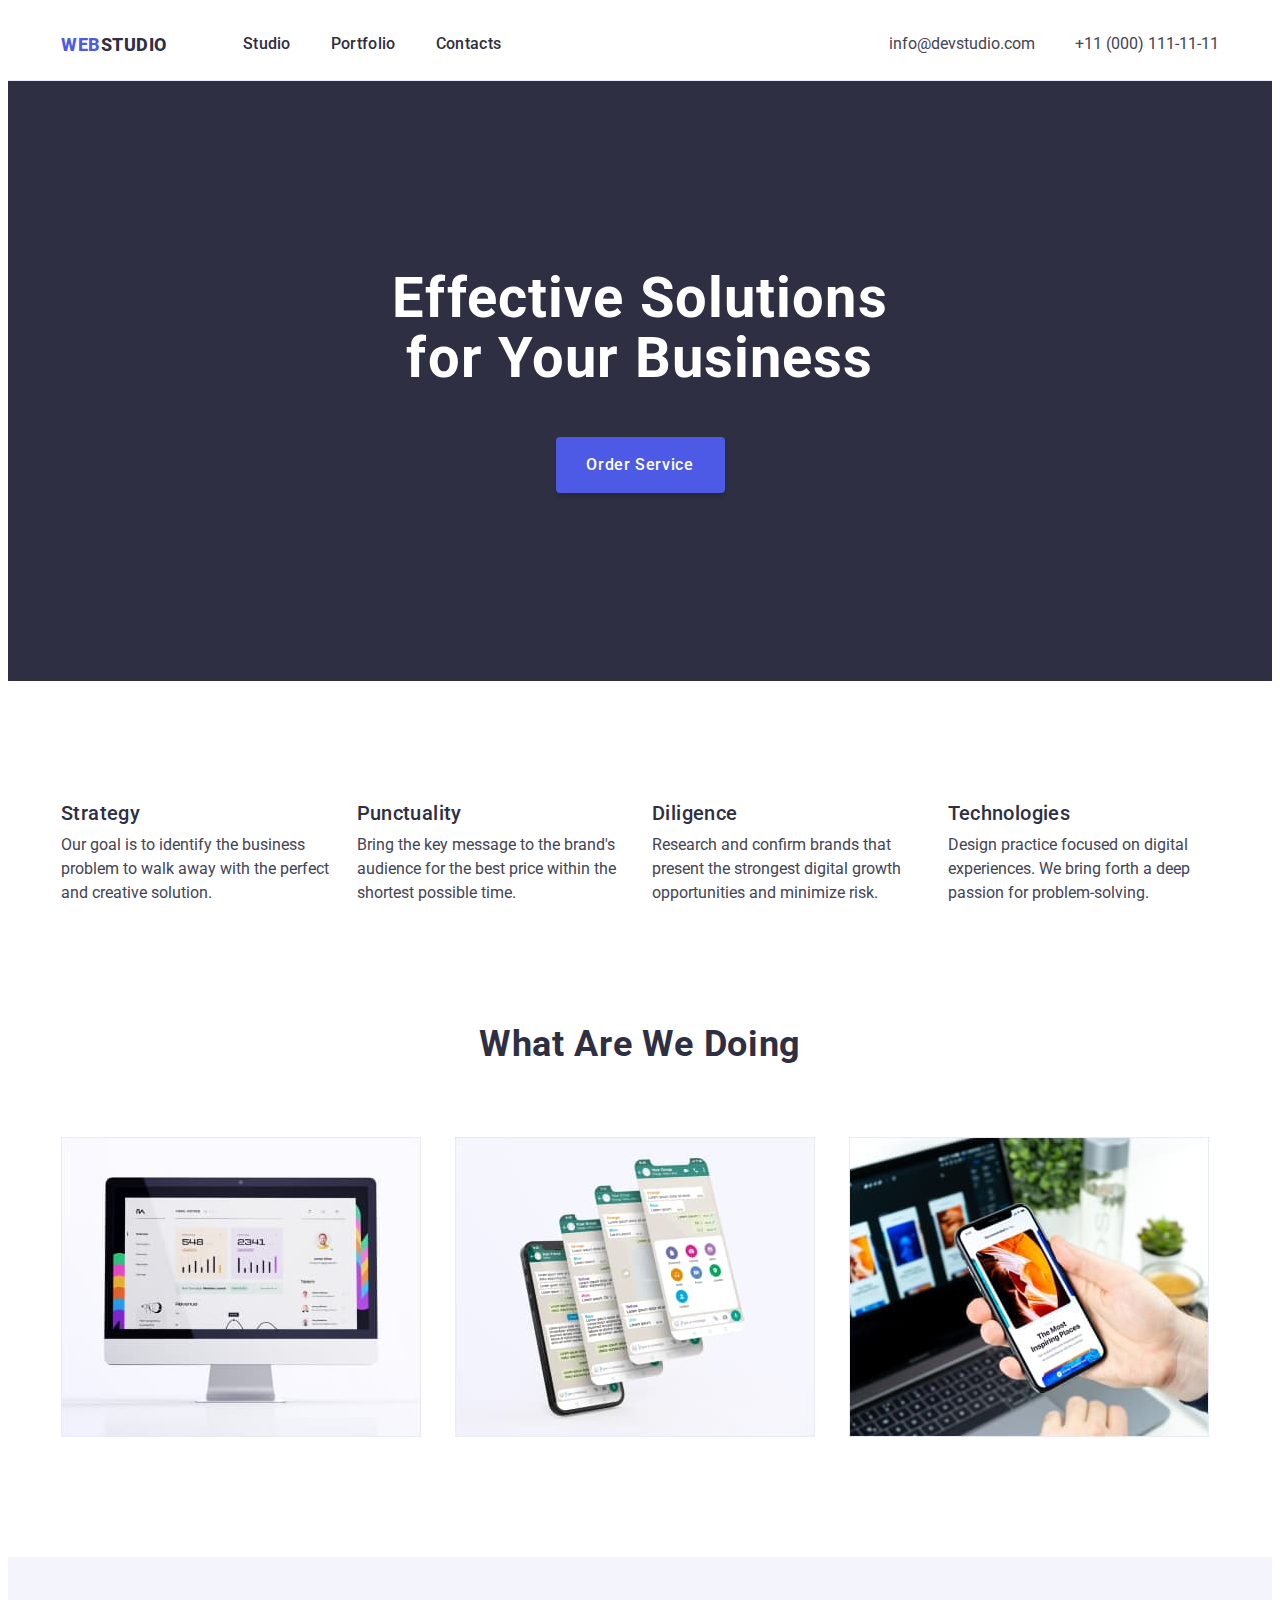
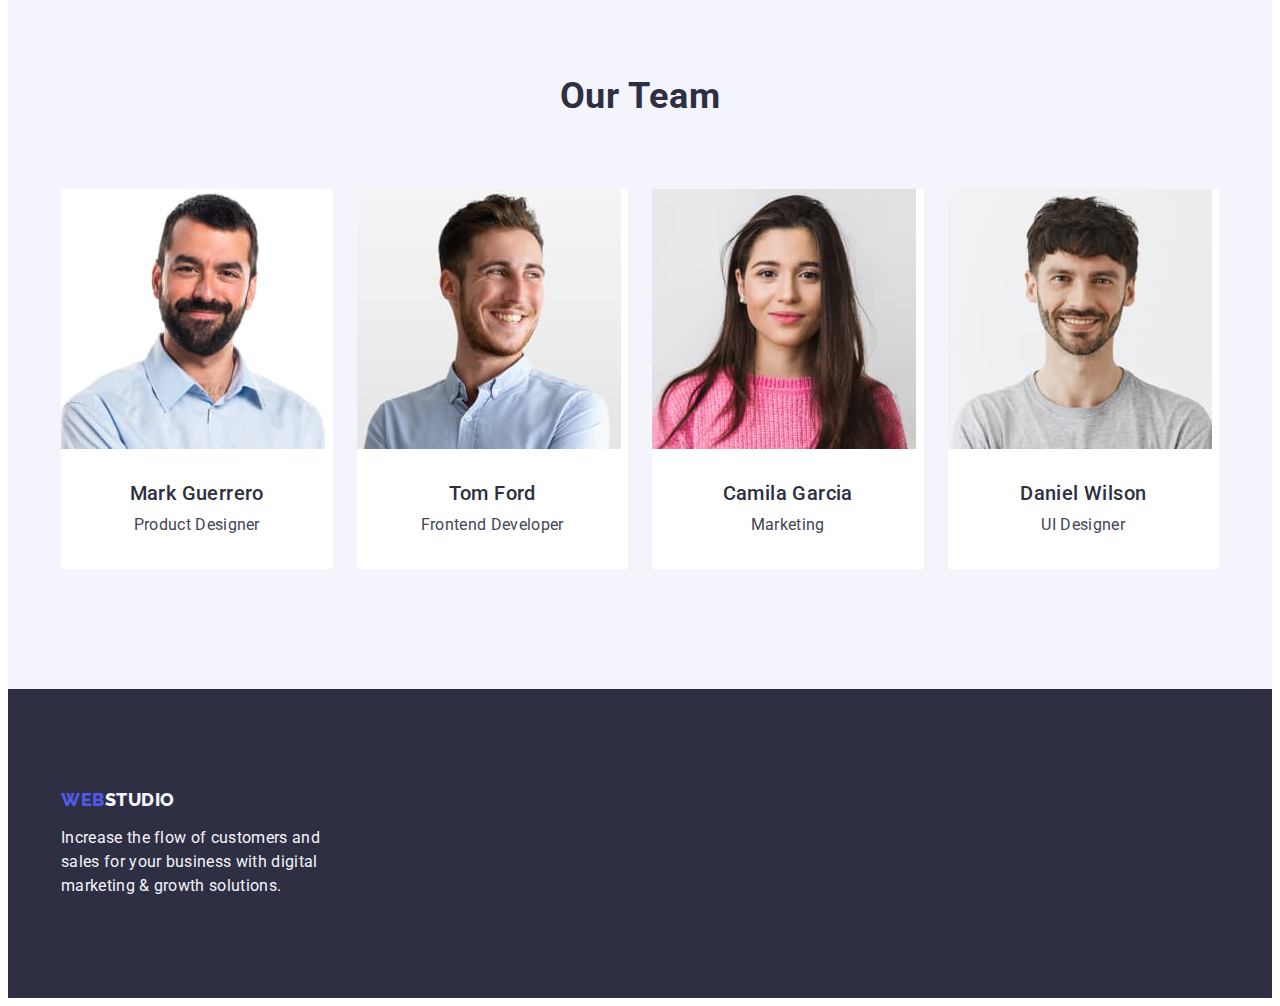
<file: index.html>
<!DOCTYPE html>
<html lang="en">
  <head>
    <meta charset="UTF-8" />
    <meta http-equiv="X-UA-Compatible" content="IE=edge" />
    <meta name="viewport" content="width=device-width, initial-scale=1.0" />
    <title>Document</title>
    <link
      rel="stylesheet"
      href="https://cdnjs.cloudflare.com/ajax/libs/modern-normalize/1.1.0/modern-normalize.min.css"
      integrity="sha512-wpPYUAdjBVSE4KJnH1VR1HeZfpl1ub8YT/NKx4PuQ5NmX2tKuGu6U/JRp5y+Y8XG2tV+wKQpNHVUX03MfMFn9Q=="
      crossorigin="anonymous"
      referrerpolicy="no-referrer"
    />
    <link rel="preconnect" href="https://fonts.googleapis.com">
<link rel="preconnect" href="https://fonts.gstatic.com" crossorigin>
<link href="https://fonts.googleapis.com/css2?family=Raleway:wght@800&family=Roboto:wght@400;500;700&display=swap" rel="stylesheet">
    <link rel="stylesheet" href="./css/styles.css" />
  </head>
  <body>
    <!-- portfolio.html -->
    <header class="heder">
      <div class="container nov">
        <nav class="navigation">
          <a class="logo-link link" href="/">Web<span class="logo-black">Studio</span></a>
          <ul class="menu list">
            <li>
              <a class="menu-link link" href="./index.html">Studio</a>
            </li>
            <li>
              <a class="menu-link link" href="./portfolio.html">Portfolio</a>
            </li>
            <li>
              <a class="menu-link link" href="">Contacts</a>
            </li>
          </ul>
        </nav>
        <address class="contakt">
          <ul class="contact-list list">
            <li>
              <a class="contakt-link link" href="mailto:info@devstudio.com">info@devstudio.com</a>
            </li>
            <li><a class="contakt-link link" href="tel:+110001111111">+11 (000) 111-11-11</a></li>
          </ul>
        </address>
      </div>
    </header>
    <!-- hero -->
    <main>
      <section class="hero">
        <div class="container">
          <h1 class="hero-title">Effective Solutions for Your Business</h1>
          <button class="hero-button" type="button">Order Service</button>
        </div>
      </section>
      <!-- what are  -->
      <section class="advantades">
        <div class="container">
          <h2 class="advantades-h" hidden>Our advantages</h2>
          <ul class="advantades-cection list">
            <li class="advantades-item">
              <h3 class="advantades-title">Strategy</h3>
              <p class="advantades-article">
                Our goal is to identify the business problem to walk away with the perfect and
                creative solution.
              </p>
            </li>
            <li class="advantades-item">
              <h3 class="advantades-title">Punctuality</h3>
              <p class="advantades-article">
                Bring the key message to the brand's audience for the best price within the shortest
                possible time.
              </p>
            </li>
            <li class="advantades-item">
              <h3 class="advantades-title">Diligence</h3>
              <p class="advantades-article">
                Research and confirm brands that present the strongest digital growth opportunities
                and minimize risk.
              </p>
            </li>
            <li class="advantades-item">
              <h3 class="advantades-title">Technologies</h3>
              <p class="advantades-article">
                Design practice focused on digital experiences. We bring forth a deep passion for
                problem-solving.
              </p>
            </li>
          </ul>
        </div>
      </section>
      <!-- gallery -->
      <section class="item">
        <div class="container">
          <h2 class="section-title">What are we doing</h2>
          <ul class="work-list list">
            <li class="work-list-item">
              <img
                src="./images/gallery/rectangl.jpg"
                alt="Разработка кода"
                width="360"
                height="300"
              />
            </li>
            <li class="work-list-item">
              <img
                src="./images/gallery/rectang.jpg"
                alt="Разработка мобильных приложений"
                width="360"
                height="300"
              />
            </li>
            <li class="work-list-item">
              <img
                src="./images/gallery/rectangle.jpg"
                alt="Разработка игр"
                width="360"
                height="300"
              />
            </li>
          </ul>
        </div>
      </section>
      <!-- Our Team -->
      <section class="work">
        <div class="container">
          <h2 class="section-title">Our Team</h2>
          <ul class="command-list list">
            <li class="command-list-item">
              <img
                src="./images/our_team/mark_guerrero.jpg"
                alt="Product Designer"
                width="264"
                height="260"
              />
              <div class="command-border">
                <h3 class="command-subtitle">Mark Guerrero</h3>
                <p class="command-item">Product Designer</p>
              </div>
            </li>
            <li class="command-list-item">
              <img
                src="./images/our_team/tom_ford.jpg"
                alt="Frontend Developer"
                width="264"
                height="260"
              />
              <div class="command-border">
                <h3 class="command-subtitle">Tom Ford</h3>
                <p class="command-item">Frontend Developer</p>
              </div>
            </li>
            <li class="command-list-item">
              <img
                src="./images/our_team/camila_garcia.jpg"
                alt="Marketing"
                width="264"
                height="260"
              />
              <div class="command-border">
                <h3 class="command-subtitle">Camila Garcia</h3>
                <p class="command-item">Marketing</p>
              </div>
            </li>
            <li class="command-list-item">
              <img
                src="./images/our_team/daniel_wilson.jpg"
                alt="UI Designer"
                width="264"
                height="260"
              />
              <div class="command-border">
                <h3 class="command-subtitle">Daniel Wilson</h3>
                <p class="command-item">UI Designer</p>
              </div>
            </li>
          </ul>
        </div>
      </section>
    </main>
    <footer class="footer">
      <div class=" container">
      <a class="footer-adress link" href="/"> Web<span class="logo-white">Studio</span></a>
      <p class="adress-link link">
        Increase the flow of customers and sales for your business with digital marketing & growth
        solutions.
      </p>
    </div>
    </footer>
  </body>
</html>
</file>
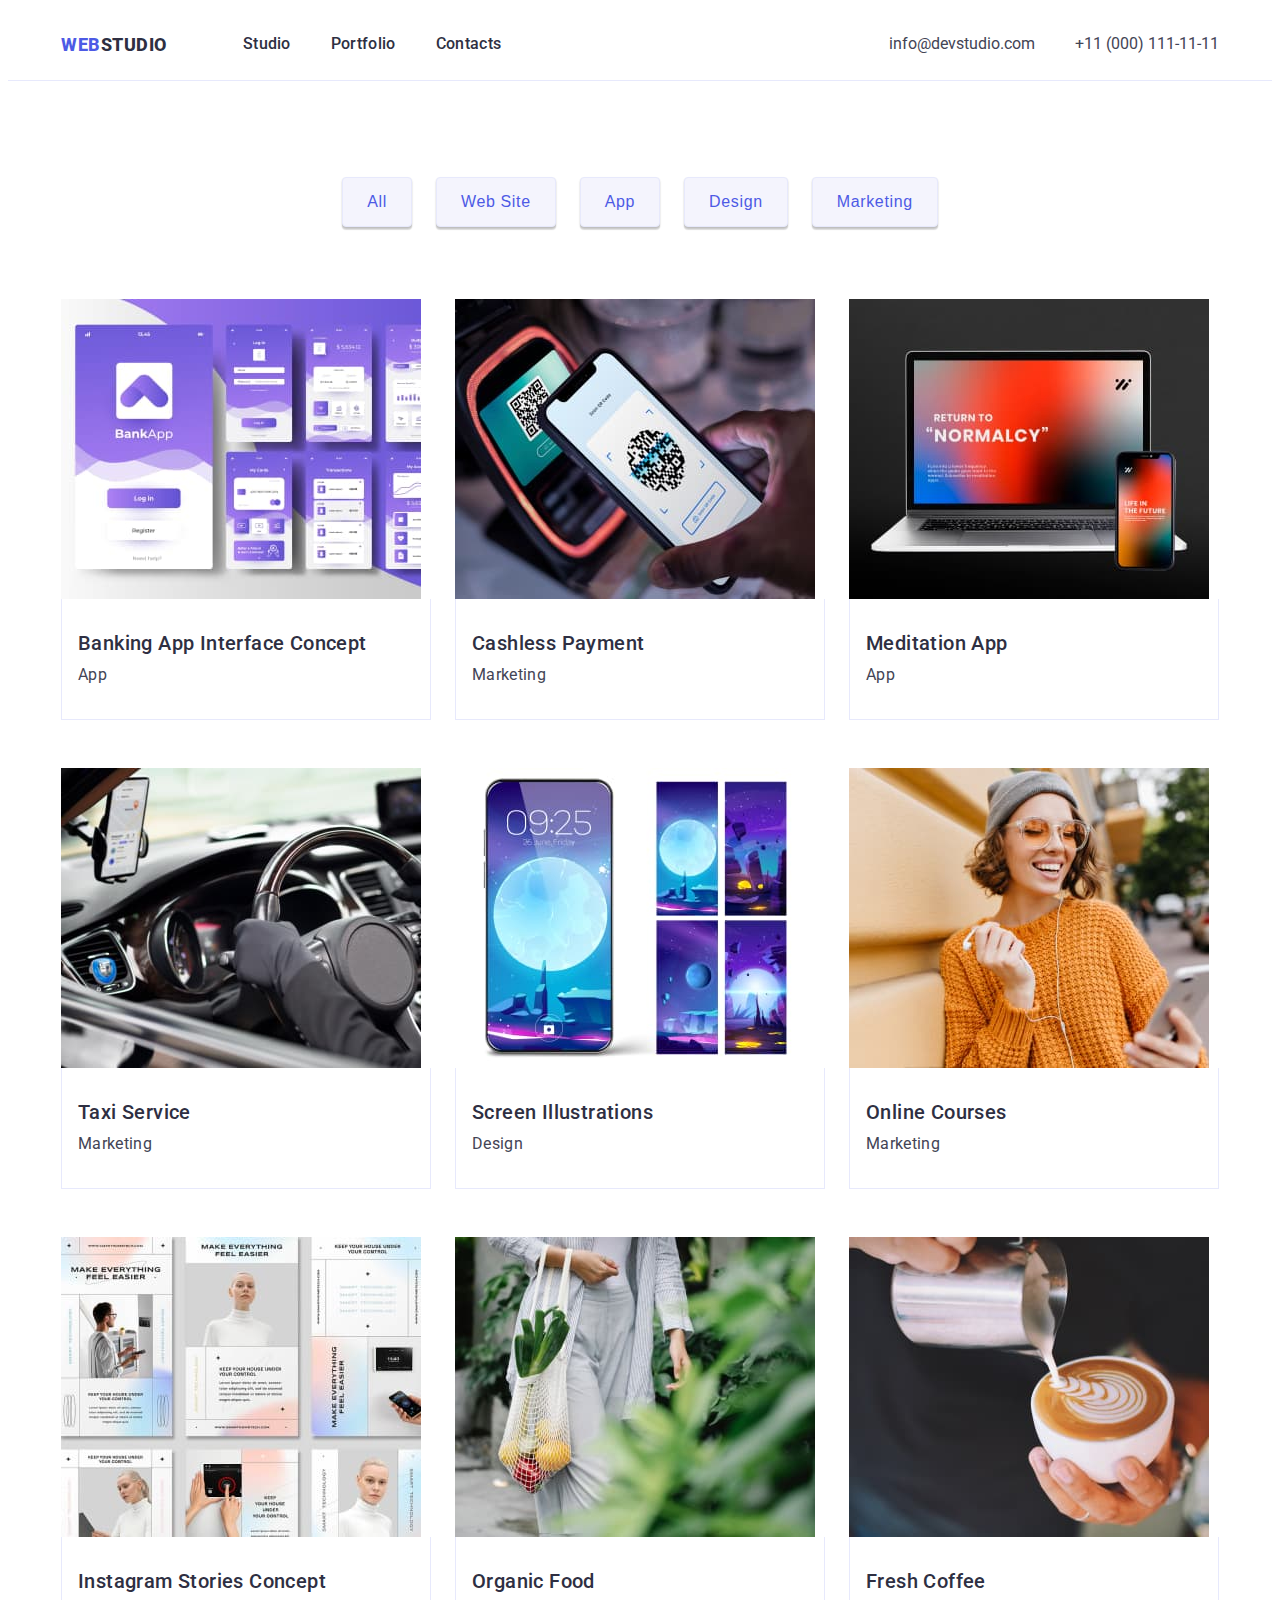
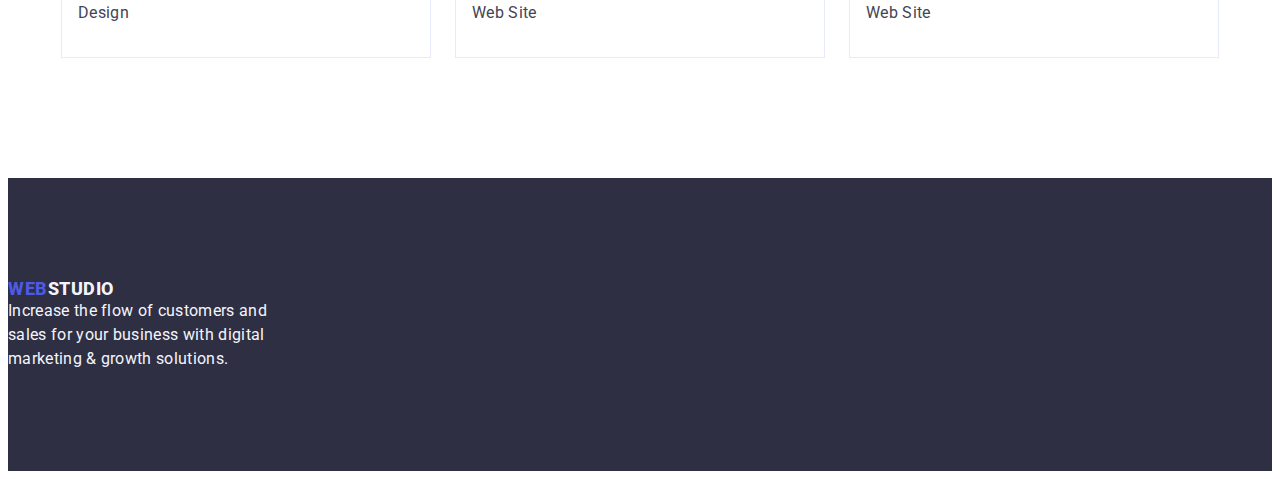
<file: portfolio.html>
<!DOCTYPE html>
<html lang="en">
  <head>
    <meta charset="UTF-8" />
    <meta http-equiv="X-UA-Compatible" content="IE=edge" />
    <meta name="viewport" content="width=device-width, initial-scale=1.0" />
    <title>Document</title>
    <link rel="stylesheet"
    href="https://cdnjs.cloudflare.com/ajax/libs/modern-normalize/1.1.0/modern-normalize.min.css"
    integrity="sha512-wpPYUAdjBVSE4KJnH1VR1HeZfpl1ub8YT/NKx4PuQ5NmX2tKuGu6U/JRp5y+Y8XG2tV+wKQpNHVUX03MfMFn9Q=="
    crossorigin="anonymous"
    referrerpolicy="no-referrer" />
    <link rel="preconnect" href="https://fonts.googleapis.com">
    <link rel="preconnect" href="https://fonts.gstatic.com" crossorigin>
    <link href="https://fonts.googleapis.com/css2?family=Raleway:wght@800&family=Roboto:wght@400;500;700&display=swap" rel="stylesheet">

    <link rel="stylesheet" href="./css/styles.css" />
  </head>
  <body>
    <!-- portfolio.html -->
    <header class="heder">
      <div class="container nov">
      <nav class="navigation">
        <a class="logo-link link" href="./index.html">Web<span class="logo-black">Studio</span></a>
        <ul class="menu list">
          <li><a class="menu-link link" href="./index.html">Studio</a></li>
          <li><a class="menu-link link" href="./portfolio.html">Portfolio</a></li>
          <li><a class="menu-link link" href="">Contacts</a></li>
        </ul>
      </nav>
      <address class="contakt">
        <ul class="contact-list list">
          <li>
            <a class="contakt-link link" href="mailto:info@devstudio.com">info@devstudio.com</a>
          </li>
          <li><a class="contakt-link link" href="tel:+110001111111">+11 (000) 111-11-11</a></li>
        </ul>
      </address>
    </div>
    </header>
    <main>
      <section class="projects-section">
        <div class="container">
        <h1 class="projects-main-title" hidden>Projects</h1>
        <ul class="projects-list list">
          <li class="projects-item">
            <button class="projects-btn" type="button">
              <span class="project-btn-txt">All</span>
            </button>
          </li>
          <li class="projects-item">
            <button class="projects-btn" type="button">
              <span class="project-btn-txt">Web Site</span>
            </button>
          </li>
          <li class="projects-item">
            <button class="projects-btn" type="button">
              <span class="project-btn-txt">App</span>
            </button>
          </li>
          <li class="projects-item">
            <button class="projects-btn" type="button">
              <span class="project-btn-txt">Design</span>
            </button>
          </li>
          <li class="projects-item">
            <button class="projects-btn" type="button">
              <span class="project-btn-txt">Marketing</span>
            </button>
          </li>
        </ul>
            <ul class="portfolio-list list">
          <li class="portfolio-list-item">
            <a class="portfolio-link link" href="">
              <img src="./images-portfolio/img9.jpg" alt="concept" width="360" height="300" />
            <div class="portfolio-border">
              <h2 class="portfolio-title">Banking App Interface Concept</h2>
              <p class="portfolio-article">App</p>
           </div>
            </a>
          </li>
          <li class="portfolio-list-item">
            <a class="portfolio-link link" href="">
              <img src="./images-portfolio/img8.jpg" alt="cashless" width="360" height="300" />
            <div class="portfolio-border">
              <h2 class="portfolio-title">Cashless Payment</h2>
              <p class="portfolio-article">Marketing</p>
           </div>
            </a>
          </li>
          <li class="portfolio-list-item">
            <a class="portfolio-link link" href="">
              <img src="./images-portfolio/img7.jpg" alt="meditation" width="360" height="300" />
            <div class="portfolio-border">
              <h2 class="portfolio-title">Meditation App</h2>
              <p class="portfolio-article">App</p>
           </div>
            </a>
          </li>
          <li class="portfolio-list-item">
            <a class="portfolio-link link" href="">
              <img src="./images-portfolio/img6.jpg" alt="taxi" width="360" height="300" />
            <div class="portfolio-border">
              <h2 class="portfolio-title">Taxi Service</h2>
              <p class="portfolio-article">Marketing</p>
           </div>
            </a>
          </li>
          <li class="portfolio-list-item">
            <a class="portfolio-link link" href="">
              <img src="./images-portfolio/img5.jpg" alt="Illustrations" width="360" height="300" />
            <div class="portfolio-border">
              <h2 class="portfolio-title">Screen Illustrations</h2>
              <p class="portfolio-article">Design</p>
           </div>
            </a>
          </li>
          <li class="portfolio-list-item">
            <a class="portfolio-link link" href="">
              <img src="./images-portfolio/img4.jpg" alt="Courses" width="360" height="300" />
            <div class="portfolio-border">
              <h2 class="portfolio-title">Online Courses</h2>
              <p class="portfolio-article">Marketing</p>
           </div>
            </a>
          </li>
          <li class="portfolio-list-item">
            <a class="portfolio-link link" href="">
              <img src="./images-portfolio/img3.jpg" alt="Instagram" width="360" height="300" />
            <div class="portfolio-border">
              <h2 class="portfolio-title">Instagram Stories Concept</h2>
              <p class="portfolio-article">Design</p>
           </div>
            </a>
          </li>
          <li class="portfolio-list-item">
            <a class="portfolio-link link" href="">
              <img src="./images-portfolio/img2.jpg" alt="Food" width="360" height="300" />
            <div class="portfolio-border">
              <h2 class="portfolio-title">Organic Food</h2>
              <p class="portfolio-article">Web Site</p>
           </div>
            </a>
          </li>
          <li class="portfolio-list-item">
            <a class="portfolio-link link" href="">
              <img src="./images-portfolio/img1.jpg" alt="Fresh" width="360" height="300" />
            <div class="portfolio-border">
              <h2 class="portfolio-title">Fresh Coffee</h2>
              <p class="portfolio-article">Web Site</p>
           </div>
            </a>
          </li>
        </ul>
      </div>
      </section>
    </main>
    <footer class="footer">
      <a class="logo-link link" href="/"> Web<span class="logo-white">Studio</span></a>
      <p class="adress-link link">
        Increase the flow of customers and sales for your business with digital marketing & growth
        solutions.
      </p>
    </footer>
  </body>
</html>
</file>
<file: css/styles.css>
:root{
  font-family: 'Raleway', sans-serif;
  font-family: 'Roboto', sans-serif;

  --bazic-text-color: #434455;
  --titel-text-color: #2e2f42;
  --white-text-color: #ffffff;
  --accent-txt-color: #4d5ae5;
  --hove-ocean-color: #404bbf;
}
.list {
  list-style: none;
}

.link {
  text-decoration: none;
  color: currentColor;
}

h1,
h2,
h3,
h4,
h5,
h6,
p {
  margin: 0;
}
ul {  
  list-style: none;
  padding: 0;
  margin: 0;
}
img {
  display: block;
  max-width: 100%;
  height: auto;
}
.container{
  width: 1158px;
  padding-left: 15px;
  padding-right: 15px;
  margin-left: auto;
  margin-right: auto;
}
.body {
  font-family: 'Roboto', sans-serif;
  font-weight: 400;
  font-size: 16px;
  line-height: calc(24 / 16);
  letter-spacing: 0.02em;
  color: #434455;
  background-color: #ffffff;
}
/*portfolio*/
.heder {
  background: #FFFFFF;
  border-bottom: 1px solid #e7e9fc;
}
.heder .logo-link{
  padding-top: 25.5px;
  padding-bottom: 25.5px;
}
.nov {
  display: flex;
  align-items: center;
}
.navigation {
  display: flex;
  align-items: center;
}
.logo-link {
  font-family: var(--secondary-font);
  font-weight: 800;
  font-size: 18px;
  line-height: 1.17;
  letter-spacing: 0.03em;
  text-transform: uppercase;
  color: #4d5ae5;
  margin-right: 76px;
}
.logo-black {
  color: #2e2f42;
}
.menu { 
  display: flex;
  flex-wrap: wrap;
  gap: 40px;
}
.menu-link {
  font-weight: 500;
  font-size: 16px;
  line-height: 1.5;
  letter-spacing: 0.02em;
  color: #2e2f42;
  padding: 24px 0
   
}
.menu-link:hover,
.menu-link:focus {
  color: #404bbf;
}
.contakt {
  margin-left: auto;
 
}
.contact-list {   
  
  display: flex;
  gap: 40px;
  padding-top:  24px;
  padding-bottom: 24px;
  
}
.contakt-link:hover,
.contakt-link:focus {
  color: #404bbf;
}
.contakt-link {
  font-weight: 400;
  font-size: 16px;
  line-height: 1.5;
  color: #434455;

}
/*hero*/
.hero {
  background: #2e2f42;
  text-align: center;
  padding: 188px 0;
  margin-left: auto;
  margin-right: auto;
}
.hero-title {
  font-family: 'Roboto', sans-serif;
  font-weight: 700;
  font-size: 56px;
  line-height: 1.07;
  letter-spacing: 0.02em;
  text-transform: inherit;
  color: #ffffff;
  max-width: 496px;
  margin-bottom: 48px;
  margin-left: auto;
  margin-right: auto;
}
.hero-button {
  display: block;
  margin-left: auto;
  margin-right: auto;
  font-family: var(--main-font);
  font-weight: 500;
  font-size: 16px;
  line-height: 1.5;
  background: #4d5ae5;
  box-shadow: 0px 4px 4px rgba(0, 0, 0, 0.15);
  border: none;
  border-radius: 4px;
  letter-spacing: 0.04em;
  color: #ffffff;
  cursor: pointer;
  min-width: 169px;
  height: 56px;
 }
 .projects-section{
  padding: 96px 0 120px;
 }
 .projects-list{
  display: flex;
  justify-content: center;
  gap: 24px;
  margin-bottom: 72px;
 }
.projects-btn {
  font-family: ;
  font-weight: 500;
  font-size: 16px;
  line-height: 1.5;
  background: #f4f4fd;
  letter-spacing: 0.04em;
  box-shadow: 0px 3px 1px rgba(0, 0, 0, 0.1), 0px 1px 2px rgba(0, 0, 0, 0.08),
    0px 2px 2px rgba(0, 0, 0, 0.12);
  border-radius: 4px;
  border: 1px solid #e7e9fc;
  color: #4d5ae5;
  cursor: pointer;
  padding: 12px 24px;
}

.projects-btn:hover,
.projects-btn:focus {
  background: #404bbf;
  color: #ffffff;
  border: 1px solid transparent;
}
.hero-button:hover,
.hero-button:focus {
  background: #404bbf;
}
.portfolio-list{
  display: flex;
  flex-wrap: wrap;
  column-gap: 24px;
  row-gap: 48px;
}
.portfolio-list-item{
  width: calc((100% - 48px) / 3);}
  .portfolio-border{
    padding: 32px 16px;
    border: 1px solid #e7e9fc;
    border-top: none;
      }
  .portfolio-title{
    margin-bottom: 8px;
  }
/*what are*/
.advantades{
  font-family: 'Roboto', sans-serif;
  padding: 120px 0;
}
.advantades-cection{
  display: flex;
  gap: 24px;
}
.advantades-title {
  font-weight: 500;
  font-size: 20px;
  line-height: 1.2;
  letter-spacing: 0.02em;
  color: #2e2f42;
  margin-bottom: 8px;
}
.advantades-article {
  font-size: 16px;
  line-height: 1.5;
  color: #434455;
}
.advantades-item{
  width: calc((100% - 72px) / 4);
}
/*gallery*/
.item{
  padding-bottom: 120px;
}
.section-title {
  font-weight: 700;
  font-size: 36px;
  line-height: 1.11;
  text-align: center;
  letter-spacing: 0.02em;
  text-transform: capitalize;
  color: #2e2f42;
  margin-bottom: 72px;
}
.work-list{
  display: flex;
  gap: 24px;
}
.work-list-item{
  width: calc((100% - 48px) / 3);
}
/*<!-- Our Team -->*/
.work {
  background: #f4f4fd;
  padding: 120px 0;
}
.command-list{
  display: flex;
 gap: 24px;
}
.command-subtitle {
  font-weight: 500;
  font-size: 20px;
  line-height: 1.2;
  letter-spacing: 0.02em;
  color: #2e2f42;
  text-align: center;
  margin-bottom: 8px
}

.command-item {
  font-weight: 400;
  font-size: 16px;
  line-height: 1.5;
  letter-spacing: 0.02em;
  color: #434455;
  text-align: center;
}
.command-list-item {
  background-color: #ffffff;
  width: calc((100% - 72px) / 4);
   border-radius: 0px 0px 4px 4px;
}
.contakt {
  font-style: normal;
}
.command-border{
  padding: 32px 16px;
 
}
    /*portfolio-list*/
.portfolio-title {
  font-weight: 500;
  font-size: 20px;
  line-height: 1.2;
  letter-spacing: 0.02em;
  color: #2e2f42;
}
.portfolio-article {
  font-size: 16px;
  line-height: 1.5;
  letter-spacing: 0.02em;
  color: #434455;
}
/*footer*/
.footer-adress{
  font-family: 'Raleway', sans-serif;
  font-weight: 800;
  font-size: 18px;
  line-height: 1.17;
  letter-spacing: 0.03em;
  text-transform: uppercase;
  color: #4d5ae5;
  display: inline-block;
  margin-bottom: 16px;
}
.logo-white {
  color: #f4f4fd;
}
.adress-link {
  font-size: 16px;
  line-height: 1.5;
  letter-spacing: 0.02em;
  color: #f4f4fd;
  max-width: 264px;
}
footer {
  background-color: #2e2f42;
  padding: 100px 0
}
</file>
